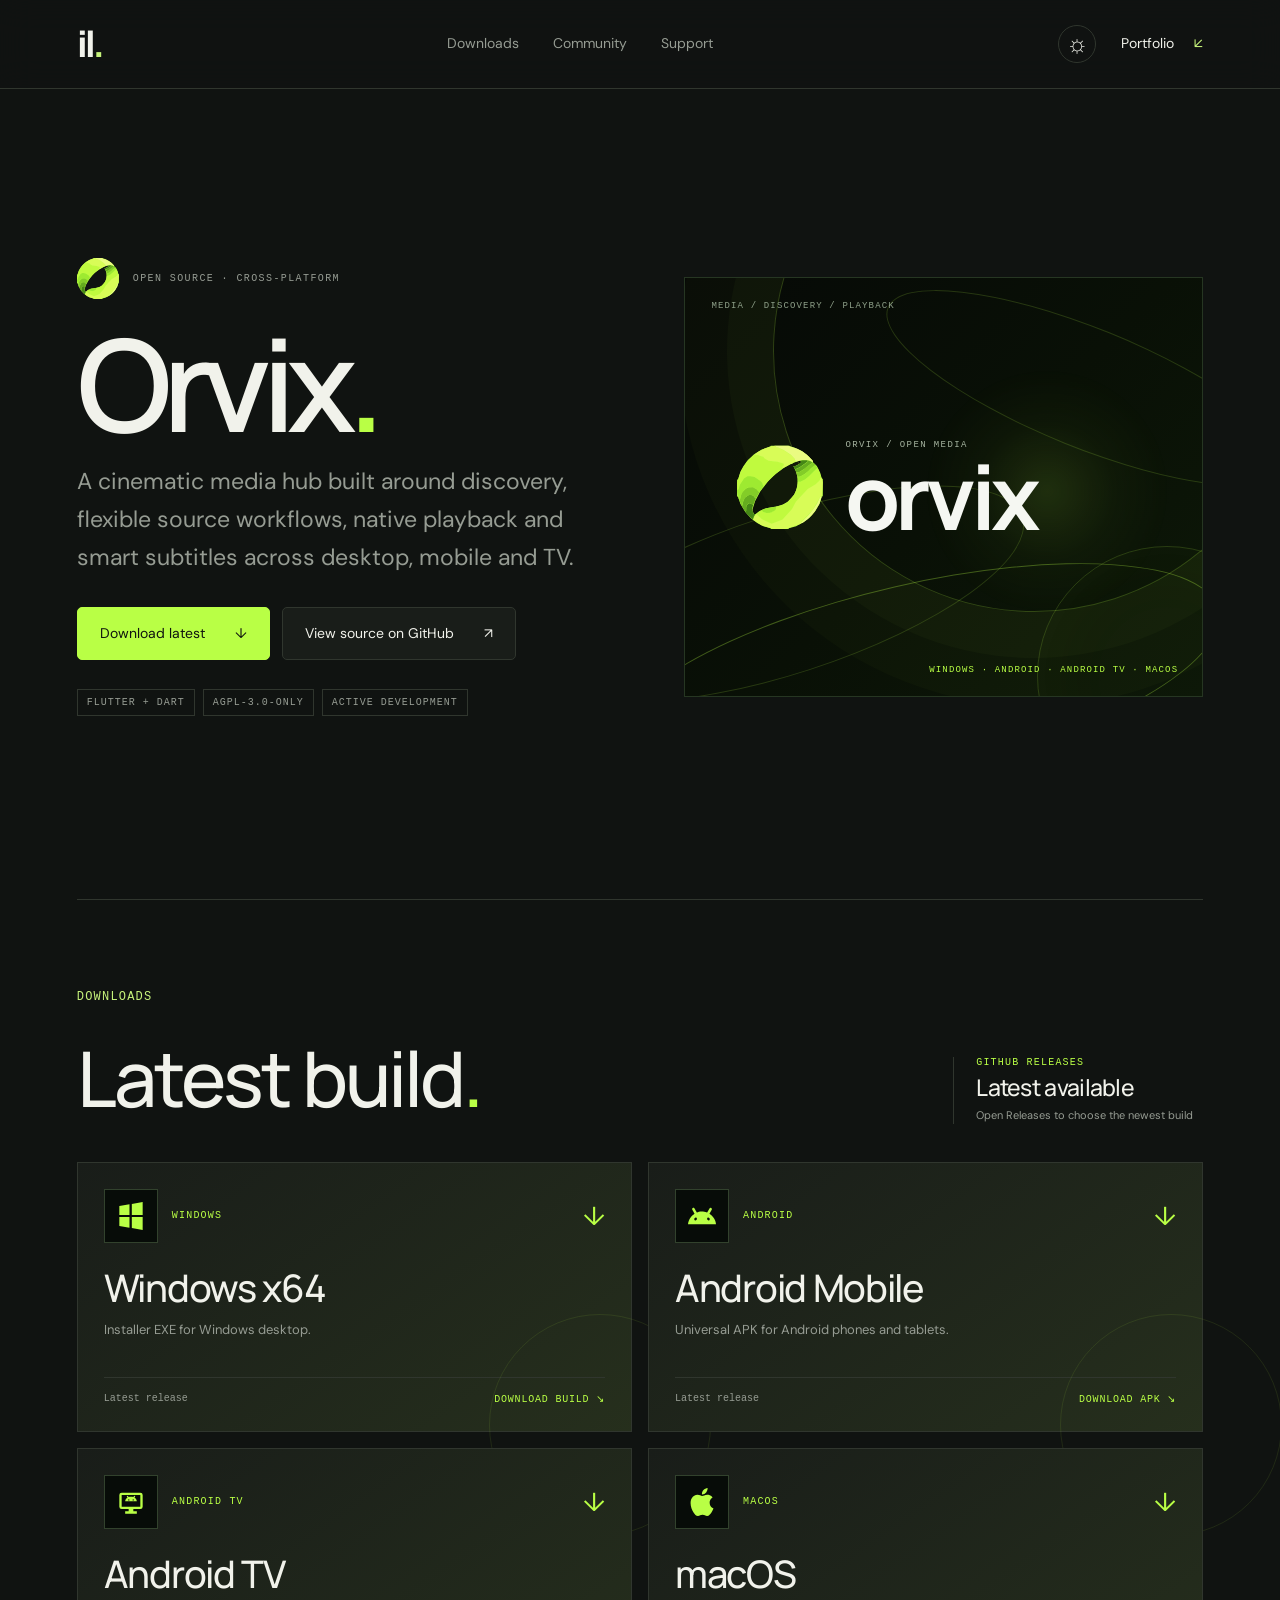
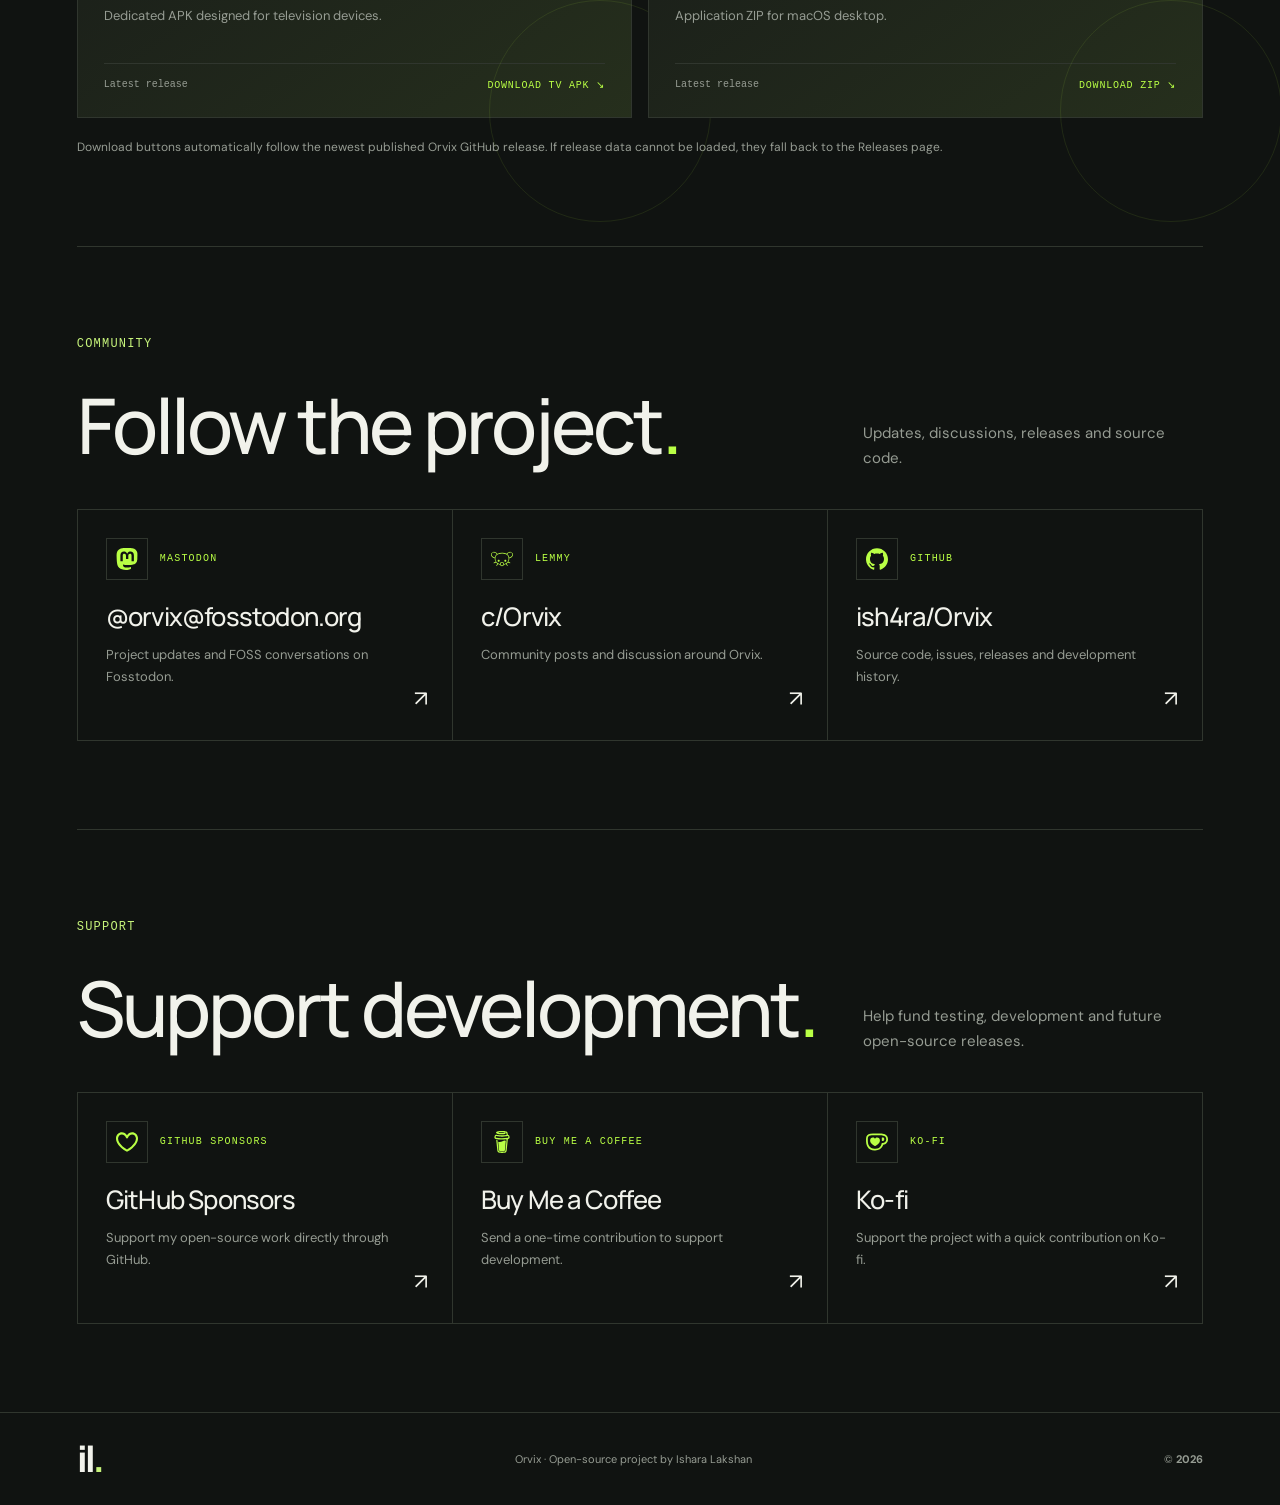
<file: orvix/index.html>
<!doctype html>
<html lang="en" data-theme="dark">
<head>
  <meta charset="UTF-8">
  <meta name="viewport" content="width=device-width,initial-scale=1">
  <meta name="theme-color" content="#050806">
  <meta name="description" content="Orvix is an open-source, cross-platform media hub by Ishara Lakshan. Download the latest Windows, Android, Android TV and macOS builds.">
  <title>Orvix · Ishara Lakshan</title>
  <link rel="canonical" href="https://isharalakshan.xyz/orvix/">
  <link rel="icon" type="image/svg+xml" href="/assets/orvix-mark.svg">
  <link rel="stylesheet" href="/style.css?v=18">
  <link rel="stylesheet" href="/orvix.css?v=3">
  <script src="/site-nav.js?v=1" defer></script>
  <script src="/orvix.js?v=1" defer></script>
</head>
<body class="orvix-page">
<a class="skip" href="/orvix/" data-scroll-target="main" data-focus-target>Skip to content</a>

<header class="orvix-header">
  <a class="brand" href="/" aria-label="Back to Ishara Lakshan home">il<span>.</span></a>
  <nav aria-label="Orvix navigation"><a href="/orvix/" data-scroll-target="downloads">Downloads</a><a href="/orvix/" data-scroll-target="community">Community</a><a href="/orvix/" data-scroll-target="support">Support</a></nav>
  <div class="header-actions"><button id="theme" class="icon-button" aria-label="Switch to light theme">☼</button><a class="contact-link" href="/" data-page-target="open-source">Portfolio <span aria-hidden="true">↙</span></a></div>
</header>

<main id="main" class="orvix-main">
  <section class="orvix-hero">
    <div class="orvix-hero-copy">
      <div class="orvix-brandline"><img src="/assets/orvix-mark.svg" alt="" aria-hidden="true"><span>OPEN SOURCE · CROSS-PLATFORM</span></div>
      <h1>Orvix<span>.</span></h1>
      <p class="orvix-lead">A cinematic media hub built around discovery, flexible source workflows, native playback and smart subtitles across desktop, mobile and TV.</p>
      <div class="orvix-actions"><a class="button primary" href="/orvix/" data-scroll-target="downloads">Download latest <span aria-hidden="true">↓</span></a><a class="button" href="https://github.com/ish4ra/Orvix" target="_blank" rel="noopener noreferrer">View source on GitHub <span aria-hidden="true">↗</span></a></div>
      <div class="orvix-meta"><span>FLUTTER + DART</span><span>AGPL-3.0-ONLY</span><span>ACTIVE DEVELOPMENT</span></div>
    </div>

    <div class="orvix-visual" aria-label="Orvix visual identity">
      <span class="visual-orbit orbit-one" aria-hidden="true"></span>
      <span class="visual-orbit orbit-two" aria-hidden="true"></span>
      <span class="visual-orbit orbit-three" aria-hidden="true"></span>
      <span class="visual-glow" aria-hidden="true"></span>
      <span class="visual-label visual-label-top">MEDIA / DISCOVERY / PLAYBACK</span>
      <div class="visual-lockup">
        <img src="/assets/orvix-mark.svg" alt="" aria-hidden="true">
        <div><small>ORVIX / OPEN MEDIA</small><strong>orvix</strong></div>
      </div>
      <span class="visual-label visual-label-bottom">WINDOWS · ANDROID · ANDROID TV · MACOS</span>
    </div>
  </section>

  <section id="downloads" class="orvix-section">
    <div class="orvix-section-head">
      <div><p class="eyebrow">DOWNLOADS</p><h2>Latest build<span>.</span></h2></div>
      <div class="release-status"><span id="release-channel">CHECKING RELEASE</span><strong id="release-version">Latest</strong><small id="release-date">Fetching the newest published build...</small></div>
    </div>

    <div class="download-grid">
      <a class="download-card" data-platform="windows" href="https://github.com/ish4ra/Orvix/releases">
        <div class="download-card-head">
          <span class="platform-mark"><svg viewBox="0 0 24 24" aria-hidden="true"><use href="/assets/orvix-icons.svg#windows"></use></svg></span>
          <span class="download-kicker">WINDOWS</span>
          <span class="download-arrow" aria-hidden="true">↓</span>
        </div>
        <div class="download-card-body"><h3>Windows x64</h3><p>Installer EXE for Windows desktop.</p></div>
        <div class="download-card-foot"><small data-asset-meta>Latest release</small><span>DOWNLOAD BUILD ↘</span></div>
      </a>

      <a class="download-card" data-platform="android" href="https://github.com/ish4ra/Orvix/releases">
        <div class="download-card-head">
          <span class="platform-mark"><svg viewBox="0 0 24 24" aria-hidden="true"><use href="/assets/orvix-icons.svg#android"></use></svg></span>
          <span class="download-kicker">ANDROID</span>
          <span class="download-arrow" aria-hidden="true">↓</span>
        </div>
        <div class="download-card-body"><h3>Android Mobile</h3><p>Universal APK for Android phones and tablets.</p></div>
        <div class="download-card-foot"><small data-asset-meta>Latest release</small><span>DOWNLOAD APK ↘</span></div>
      </a>

      <a class="download-card" data-platform="tv" href="https://github.com/ish4ra/Orvix/releases">
        <div class="download-card-head">
          <span class="platform-mark"><svg viewBox="0 0 24 24" aria-hidden="true"><use href="/assets/orvix-icons.svg#android-tv"></use></svg></span>
          <span class="download-kicker">ANDROID TV</span>
          <span class="download-arrow" aria-hidden="true">↓</span>
        </div>
        <div class="download-card-body"><h3>Android TV</h3><p>Dedicated APK designed for television devices.</p></div>
        <div class="download-card-foot"><small data-asset-meta>Latest release</small><span>DOWNLOAD TV APK ↘</span></div>
      </a>

      <a class="download-card" data-platform="macos" href="https://github.com/ish4ra/Orvix/releases">
        <div class="download-card-head">
          <span class="platform-mark"><svg viewBox="0 0 24 24" aria-hidden="true"><use href="/assets/orvix-icons.svg#apple"></use></svg></span>
          <span class="download-kicker">MACOS</span>
          <span class="download-arrow" aria-hidden="true">↓</span>
        </div>
        <div class="download-card-body"><h3>macOS</h3><p>Application ZIP for macOS desktop.</p></div>
        <div class="download-card-foot"><small data-asset-meta>Latest release</small><span>DOWNLOAD ZIP ↘</span></div>
      </a>
    </div>
    <p class="download-note">Download buttons automatically follow the newest published Orvix GitHub release. If release data cannot be loaded, they fall back to the Releases page.</p>
  </section>

  <section id="community" class="orvix-section">
    <div class="orvix-section-head"><div><p class="eyebrow">COMMUNITY</p><h2>Follow the project<span>.</span></h2></div><p>Updates, discussions, releases and source code.</p></div>
    <div class="orvix-link-grid">
      <a href="https://fosstodon.org/@orvix" target="_blank" rel="me noopener noreferrer">
        <span class="link-card-head"><span class="link-card-icon"><svg viewBox="0 0 24 24" aria-hidden="true"><use href="/assets/orvix-icons.svg#mastodon"></use></svg></span><span class="link-card-label">MASTODON</span></span>
        <h3>@orvix@fosstodon.org</h3><p>Project updates and FOSS conversations on Fosstodon.</p><b aria-hidden="true">↗</b>
      </a>
      <a href="https://lemmy.ml/c/Orvix" target="_blank" rel="noopener noreferrer">
        <span class="link-card-head"><span class="link-card-icon"><svg viewBox="0 0 24 24" aria-hidden="true"><use href="/assets/orvix-icons.svg#lemmy"></use></svg></span><span class="link-card-label">LEMMY</span></span>
        <h3>c/Orvix</h3><p>Community posts and discussion around Orvix.</p><b aria-hidden="true">↗</b>
      </a>
      <a href="https://github.com/ish4ra/Orvix" target="_blank" rel="noopener noreferrer">
        <span class="link-card-head"><span class="link-card-icon"><svg viewBox="0 0 24 24" aria-hidden="true"><use href="/assets/orvix-icons.svg#github"></use></svg></span><span class="link-card-label">GITHUB</span></span>
        <h3>ish4ra/Orvix</h3><p>Source code, issues, releases and development history.</p><b aria-hidden="true">↗</b>
      </a>
    </div>
  </section>

  <section id="support" class="orvix-section orvix-support">
    <div class="orvix-section-head"><div><p class="eyebrow">SUPPORT</p><h2>Support development<span>.</span></h2></div><p>Help fund testing, development and future open-source releases.</p></div>
    <div class="orvix-link-grid support-links">
      <a href="https://github.com/sponsors/ish4ra" target="_blank" rel="noopener noreferrer">
        <span class="link-card-head"><span class="link-card-icon"><svg viewBox="0 0 24 24" aria-hidden="true"><use href="/assets/orvix-icons.svg#github-sponsors"></use></svg></span><span class="link-card-label">GITHUB SPONSORS</span></span>
        <h3>GitHub Sponsors</h3><p>Support my open-source work directly through GitHub.</p><b aria-hidden="true">↗</b>
      </a>
      <a href="https://www.buymeacoffee.com/ish4ra" target="_blank" rel="noopener noreferrer">
        <span class="link-card-head"><span class="link-card-icon"><svg viewBox="0 0 24 24" aria-hidden="true"><use href="/assets/orvix-icons.svg#buymeacoffee"></use></svg></span><span class="link-card-label">BUY ME A COFFEE</span></span>
        <h3>Buy Me a Coffee</h3><p>Send a one-time contribution to support development.</p><b aria-hidden="true">↗</b>
      </a>
      <a href="https://ko-fi.com/ish4ra" target="_blank" rel="noopener noreferrer">
        <span class="link-card-head"><span class="link-card-icon"><svg viewBox="0 0 24 24" aria-hidden="true"><use href="/assets/orvix-icons.svg#kofi"></use></svg></span><span class="link-card-label">KO-FI</span></span>
        <h3>Ko-fi</h3><p>Support the project with a quick contribution on Ko-fi.</p><b aria-hidden="true">↗</b>
      </a>
    </div>
  </section>
</main>

<footer class="orvix-footer"><a class="brand" href="/">il<span>.</span></a><span>Orvix · Open-source project by Ishara Lakshan</span><span>© <b id="year"></b></span></footer>
</body>
</html>
</file>
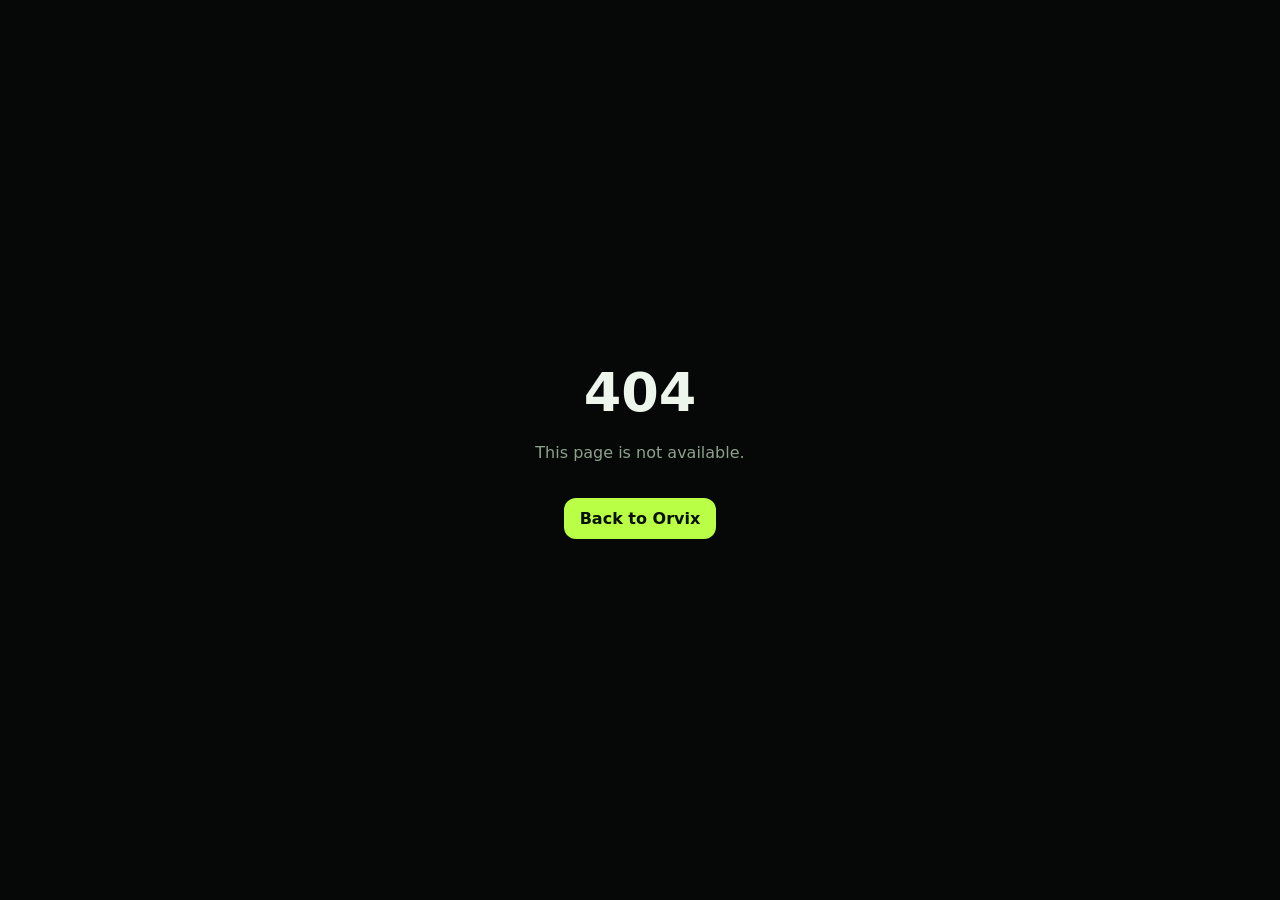
<file: orvix/admin/index.html>
<!doctype html>
<html lang="en">
<head>
  <meta charset="utf-8">
  <meta name="viewport" content="width=device-width,initial-scale=1">
  <meta name="robots" content="noindex,nofollow,noarchive">
  <title>Page not found</title>
  <style>
    :root{color-scheme:dark}
    *{box-sizing:border-box}
    body{margin:0;min-height:100vh;display:grid;place-items:center;background:#050806;color:#edf5ed;font-family:Inter,ui-sans-serif,system-ui,-apple-system,BlinkMacSystemFont,"Segoe UI",sans-serif}
    main{max-width:520px;padding:32px;text-align:center}
    h1{font-size:54px;margin:0 0 10px}
    p{color:#8EA18E;line-height:1.6}
    a{display:inline-block;margin-top:16px;padding:11px 16px;border-radius:12px;background:#B9FF45;color:#081006;text-decoration:none;font-weight:800}
  </style>
</head>
<body>
  <main>
    <h1>404</h1>
    <p>This page is not available.</p>
    <a href="/orvix/">Back to Orvix</a>
  </main>
</body>
</html>
</file>
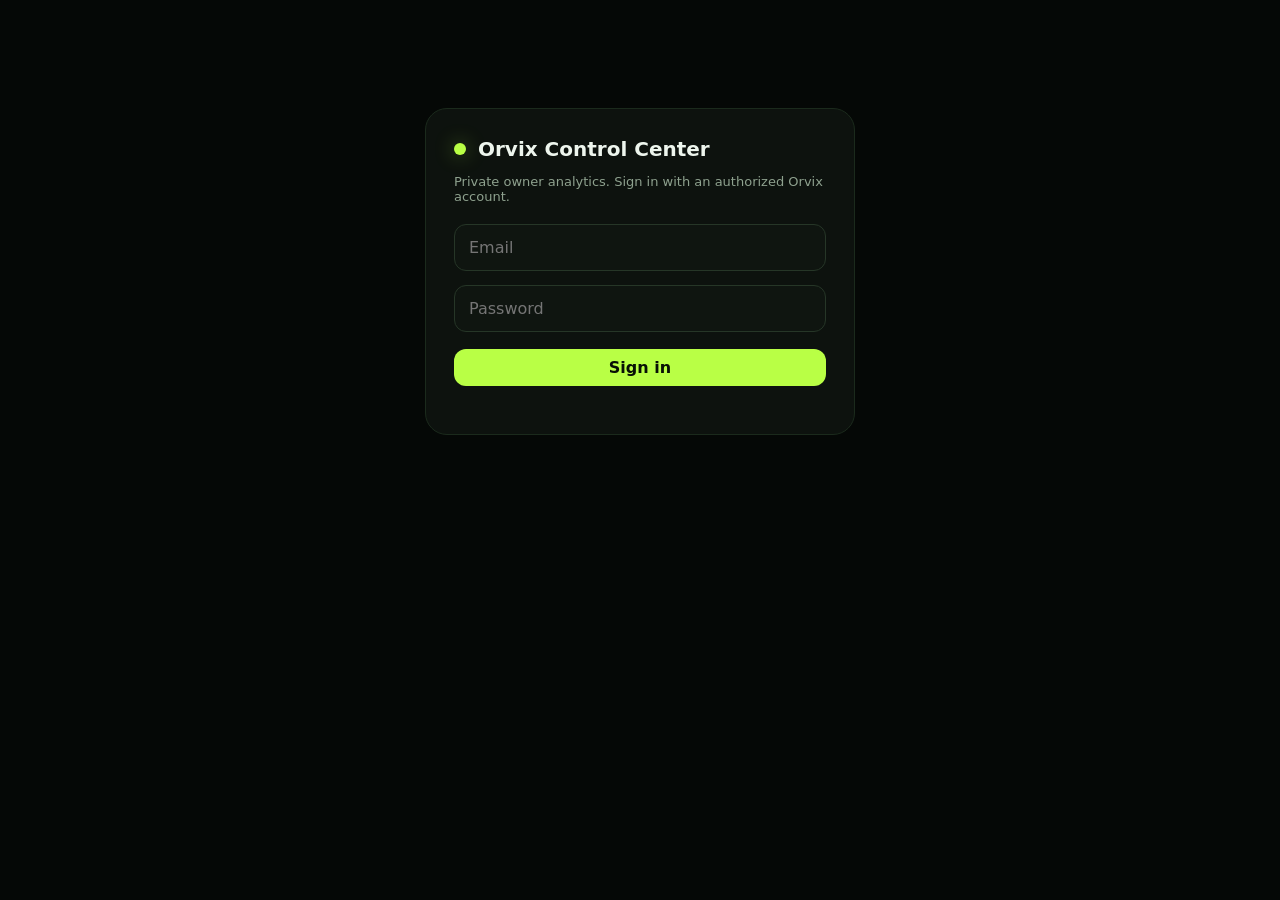
<file: orvix/console/index.html>
<!doctype html>
<html lang="en">
<head>
  <meta charset="utf-8">
  <meta name="viewport" content="width=device-width,initial-scale=1">
  <meta name="robots" content="noindex,nofollow,noarchive">
  <meta name="referrer" content="no-referrer">
  <meta http-equiv="Content-Security-Policy" content="default-src 'none'; script-src 'self'; style-src 'self' 'unsafe-inline'; img-src 'self' data:; connect-src https://kpjuisxofwqxhbnnsyzf.supabase.co; base-uri 'none'; form-action 'none'">
  <title>Orvix Control Center</title>
  <!--
    Static page, hosted together with app.js and vendor/ (see
    supabase/functions/orvix-admin/README.md). Supabase serves Edge Function
    HTML as plain text, so the page lives on the website and talks to the
    orvix-admin function, which only answers the signed-in owner. Scripts
    come only from this origin; the CSP above enforces that.
  -->
  <style>
    :root{color-scheme:dark;--bg:#050806;--nav:#070A08;--surface:#0B0F0C;--card:#0D120E;--line:#1B2A1C;--grid:#18231A;--lime:#B9FF45;--lime2:#CBFF75;--text:#edf5ed;--muted:#8EA18E;--danger:#ff7272;--warn:#ffd166}
    *{box-sizing:border-box}body{margin:0;background:var(--bg);color:var(--text);font-family:Inter,ui-sans-serif,system-ui,-apple-system,BlinkMacSystemFont,"Segoe UI",sans-serif}
    button,input{font:inherit}.hidden{display:none!important}
    header.nav{background:var(--nav);border-bottom:1px solid var(--line);position:sticky;top:0;z-index:5}
    .navIn{max-width:1500px;margin:auto;padding:12px 24px;display:flex;justify-content:space-between;align-items:center;gap:16px}
    .wrap{max-width:1500px;margin:auto;padding:20px 24px 48px}
    .brand{display:flex;align-items:center;gap:12px;font-weight:900;font-size:20px}.dot{width:12px;height:12px;border-radius:50%;background:var(--lime);box-shadow:0 0 20px #b9ff4566}
    .sub,.note{color:var(--muted);font-size:13px}.note{margin:-6px 0 12px;line-height:1.45}
    .btn{background:var(--lime);color:#081006;border:0;border-radius:12px;padding:9px 14px;font-weight:850;cursor:pointer}.btn.secondary{background:#162018;color:var(--lime2);border:1px solid #29442a}.btn:disabled{opacity:.6;cursor:default}
    .login{max-width:430px;margin:12vh auto;padding:28px;background:var(--card);border:1px solid var(--line);border-radius:22px}.login input{width:100%;margin:7px 0;padding:13px 14px;border-radius:12px;border:1px solid #263627;background:#0f1510;color:white}.login .btn{width:100%;margin-top:10px}.err{color:var(--danger);min-height:20px;font-size:13px}
    .banner{border:1px solid #4a3f1d;background:#1a170b;color:var(--warn);border-radius:14px;padding:10px 14px;margin:0 0 14px;font-size:13px}.banner.error{border-color:#4a1d1d;background:#1a0b0b;color:var(--danger)}
    .sectionTitle{margin:26px 0 10px;font-size:12px;color:var(--muted);font-weight:850;letter-spacing:.12em;text-transform:uppercase;display:flex;gap:10px;align-items:baseline;flex-wrap:wrap}
    .sectionTitle .sub{text-transform:none;letter-spacing:0;font-weight:500}
    .tiles{display:grid;grid-template-columns:repeat(auto-fill,minmax(150px,1fr));gap:10px}
    .tile{background:var(--card);border:1px solid var(--line);border-radius:14px;padding:12px 14px;min-width:0}
    .tile .label{font-size:11px;color:var(--muted);text-transform:uppercase;letter-spacing:.08em;display:flex;gap:6px;align-items:center}
    .tile .value{font-size:24px;font-weight:850;margin-top:6px;font-variant-numeric:tabular-nums}
    .tile .state{font-size:11px;margin-top:4px;color:var(--muted);line-height:1.35}.tile .state.warn{color:var(--warn)}.tile .state.bad{color:var(--danger)}
    .info{display:inline-flex;width:15px;height:15px;border-radius:50%;border:1px solid #2c3f2d;color:var(--muted);font-size:10px;align-items:center;justify-content:center;cursor:help;text-transform:none;flex:none}
    .grid2{display:grid;grid-template-columns:1.2fr .8fr;gap:14px;margin-top:14px}.grid3{display:grid;grid-template-columns:1fr 1fr 1fr;gap:14px;margin-top:14px}
    .panel{background:var(--card);border:1px solid var(--line);border-radius:18px;padding:18px;min-width:0}.panel h2{font-size:15px;margin:0 0 12px;display:flex;gap:8px;align-items:center}
    .tableWrap{overflow:auto;max-height:430px}table{border-collapse:collapse;width:100%;font-size:13px}th,td{text-align:left;padding:9px;border-bottom:1px solid #172218;white-space:nowrap}th{color:var(--muted);font-weight:700;position:sticky;top:0;background:var(--card)}td.num,th.num{text-align:right;font-variant-numeric:tabular-nums}.online{color:var(--lime2);font-weight:800}
    .bars{display:grid;gap:9px}.barRow{display:grid;grid-template-columns:minmax(90px,190px) 1fr 52px;gap:10px;align-items:center}.barTrack{height:8px;background:#141d15;border-radius:20px;overflow:hidden}.barFill{height:100%;background:var(--lime);border-radius:0 4px 4px 0}.barName{overflow:hidden;text-overflow:ellipsis;white-space:nowrap;font-size:13px}.barCount{text-align:right;color:var(--muted);font-variant-numeric:tabular-nums;font-size:13px}
    .pill{display:inline-flex;align-items:center;padding:2px 8px;border-radius:999px;background:#152116;color:#cfff91;font-size:11px;font-weight:750}.pill.muted{background:#141a15;color:var(--muted)}.pill.warn{background:#2a240f;color:var(--warn)}.pill.bad{background:#2a1010;color:var(--danger)}
    details.assets summary{cursor:pointer;color:var(--muted);font-size:11px;margin-top:4px}.releaseAssets{display:grid;gap:3px;margin-top:6px;color:var(--muted);font-size:11px}.releaseAsset{display:flex;gap:8px;justify-content:space-between}.releaseAssetName{max-width:360px;overflow:hidden;text-overflow:ellipsis}
    .danger{color:var(--danger)}.empty{color:var(--muted);padding:12px 0}
    .chart{position:relative}.chart svg{display:block;width:100%;height:180px}.chart .tip{position:absolute;pointer-events:none;background:#101810;border:1px solid #2b3f2c;border-radius:10px;padding:6px 9px;font-size:12px;white-space:nowrap;transform:translate(-50%,-110%)}
    .kv{display:grid;grid-template-columns:auto 1fr;gap:6px 14px;font-size:13px}.kv dt{color:var(--muted)}.kv dd{margin:0;font-variant-numeric:tabular-nums}
    @media(max-width:1100px){.grid3{grid-template-columns:1fr 1fr}}
    @media(max-width:850px){.grid2,.grid3{grid-template-columns:1fr}.wrap{padding:16px}.navIn{padding:10px 16px;flex-wrap:wrap}.barRow{grid-template-columns:minmax(80px,120px) 1fr 44px}}
  </style>
</head>
<body>
  <div id="login" class="login">
    <div class="brand"><span class="dot"></span>Orvix Control Center</div>
    <p class="sub">Private owner analytics. Sign in with an authorized Orvix account.</p>
    <form id="loginForm">
      <input id="email" type="email" placeholder="Email" aria-label="Email" autocomplete="username">
      <input id="password" type="password" placeholder="Password" aria-label="Password" autocomplete="current-password">
      <button id="loginBtn" type="submit" class="btn">Sign in</button>
    </form>
    <div id="loginError" class="err"></div>
  </div>

  <div id="app" class="hidden">
    <header class="nav"><div class="navIn">
      <div><div class="brand"><span class="dot"></span>Orvix Control Center</div><div id="generated" class="sub">Loading…</div></div>
      <div><button id="refreshBtn" class="btn secondary">Refresh</button> <button id="logoutBtn" class="btn secondary">Sign out</button></div>
    </div></header>
    <main class="wrap">
      <div id="banners"></div>

      <div class="sectionTitle">Current activity <span class="sub">Measured from app telemetry. Installations are random install IDs, not people.</span></div>
      <div id="activityTiles" class="tiles"></div>
      <div class="grid2">
        <section class="panel"><h2>Live sessions</h2><div class="tableWrap"><table><thead><tr><th>User</th><th>Network country</th><th>Platform</th><th>Device</th><th>Version</th><th>Session</th><th>OS</th></tr></thead><tbody id="liveBody"></tbody></table></div></section>
        <section class="panel"><h2>Network countries <span class="info" id="countriesInfo">i</span></h2><p class="note">Installations active in the last 30 days. Approximate network country; VPNs or proxies can make this differ from the physical location. Unknown is included in the total.</p><div id="countries" class="bars"></div></section>
      </div>

      <div class="sectionTitle">App usage over time <span class="sub">UTC days, last 30 days.</span></div>
      <div class="grid2">
        <section class="panel"><h2>Daily active installations <span class="info" id="dailyInfo">i</span></h2><div id="dailyChart" class="chart"></div><div id="dailyNote" class="note" style="margin-top:8px"></div></section>
        <section class="panel"><h2>Sessions</h2><div id="sessionTiles" class="tiles"></div></section>
      </div>

      <div class="sectionTitle">Downloads <span class="sub">GitHub release asset download counts. Not installations, not unique users.</span></div>
      <div id="downloadStatus" class="note" style="margin:0 0 10px"></div>
      <div id="downloadTiles" class="tiles"></div>
      <div class="grid2">
        <section class="panel"><h2>GitHub releases</h2><p class="note">Newest version first. Totals count app files only; checksums and the Windows stream-server component are listed but not counted. Drafts are private test builds and are excluded from totals.</p><div class="tableWrap"><table><thead><tr><th>Release</th><th>Published</th><th class="num">Total</th><th class="num">Android Mobile</th><th class="num">Android TV</th><th class="num">Windows</th><th class="num">macOS</th><th class="num">iOS</th><th>Type</th></tr></thead><tbody id="releasesBody"></tbody></table></div><div id="releasesMore"></div></section>
        <section class="panel"><h2>Downloads by file type <span class="info" id="variantInfo">i</span></h2><p class="note">All public app releases. Windows installer and portable ZIP, and the universal and per-ABI Android APKs, are different files: their counts add up as downloads, not as people.</p><div class="tableWrap"><table><thead><tr><th>Platform</th><th>File</th><th class="num">Downloads</th></tr></thead><tbody id="variantBody"></tbody></table></div></section>
      </div>

      <div class="grid3">
        <section class="panel"><h2>Platforms <span class="info" id="platformsInfo">i</span></h2><p class="note">Installations active in the last 30 days, by Orvix build.</p><div id="platforms" class="bars"></div><h2 style="margin-top:18px">Downloads by platform</h2><div id="downloadPlatforms" class="bars"></div></section>
        <section class="panel"><h2>App versions <span class="info" id="versionsInfo">i</span></h2><p class="note">Latest version reported by installations active in the last 30 days, newest first.</p><div class="tableWrap"><table><thead><tr><th>Version</th><th>Release</th><th class="num">Installations</th></tr></thead><tbody id="versionsBody"></tbody></table></div></section>
        <section class="panel"><h2>All-time version reach <span class="info" id="verifiedInfo">i</span></h2><p class="note">Distinct installations that ran each version at least once.</p><div class="tableWrap"><table><thead><tr><th>Version</th><th class="num">Installations</th><th>Last seen</th></tr></thead><tbody id="verifiedBody"></tbody></table></div></section>
      </div>

      <div class="sectionTitle">Backend and telemetry health</div>
      <div class="grid3">
        <section class="panel"><h2>Pipeline</h2><dl id="healthList" class="kv"></dl></section>
        <section class="panel"><h2>Data quality</h2><dl id="qualityList" class="kv"></dl></section>
        <section class="panel"><h2>Top events (30 days)</h2><div id="events" class="bars"></div></section>
      </div>
      <div class="grid2">
        <section class="panel"><h2>Recent errors</h2><div class="tableWrap"><table><thead><tr><th>Time</th><th>Type</th><th>Platform</th><th>Version</th><th>Message</th></tr></thead><tbody id="errorsBody"></tbody></table></div></section>
        <section class="panel"><h2>Registered users</h2><div class="tableWrap"><table><thead><tr><th>Name</th><th>Email</th><th>Network country</th><th class="num">Installs</th><th>Device</th><th>Last active</th><th>Version</th></tr></thead><tbody id="usersBody"></tbody></table></div></section>
      </div>
      <div class="grid2">
        <section class="panel"><h2>Recent installations</h2><div class="tableWrap"><table><thead><tr><th>ID</th><th>Network country</th><th>Platform</th><th>Device</th><th>Version</th><th>Locale</th><th>Last seen</th></tr></thead><tbody id="installsBody"></tbody></table></div></section>
      </div>
    </main>
  </div>

  <script src="vendor/supabase-js/2.45.4/supabase.js" integrity="sha384-0w2KAL2YHP6wKOkUDzkCDGgVvfmHnj02DHeQ6XcHOgTfFsGyonKOpShMH1x6nk9o"></script>
  <script type="module" src="app.js"></script>
</body>
</html>
</file>
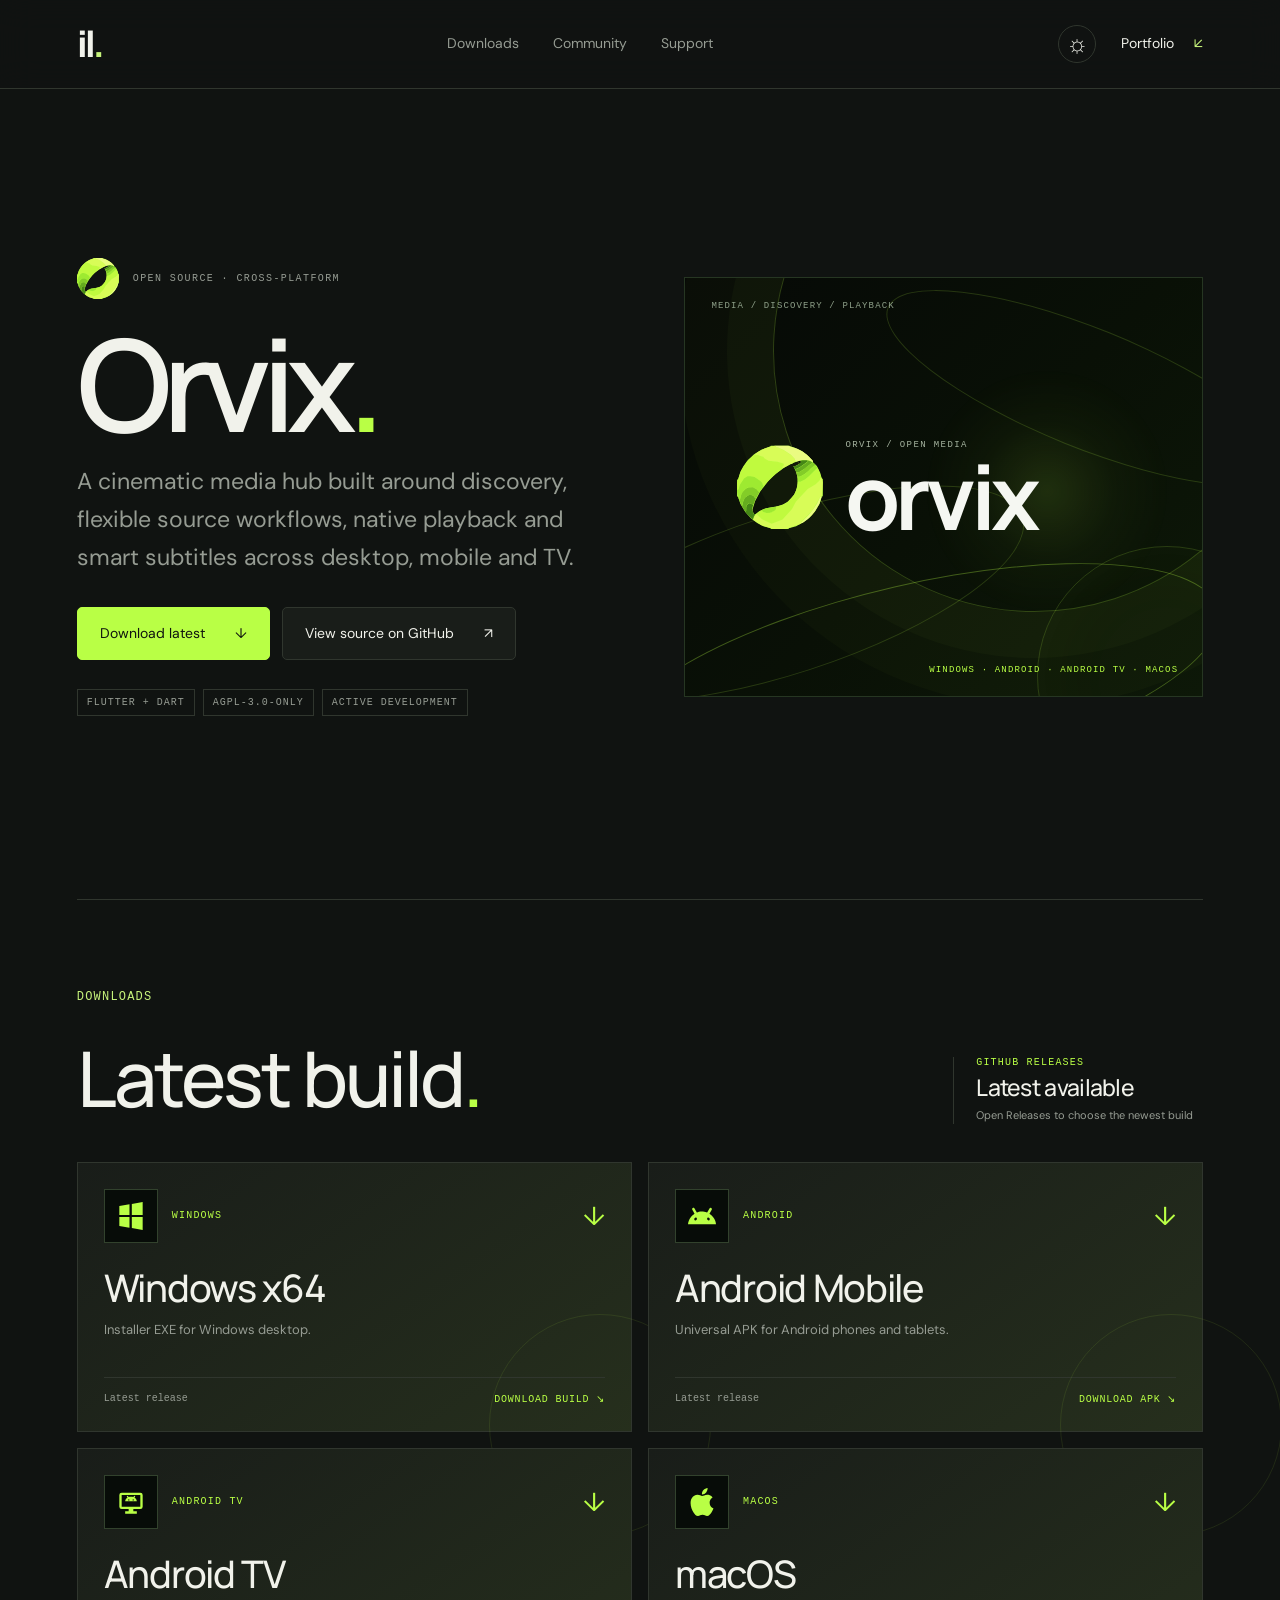
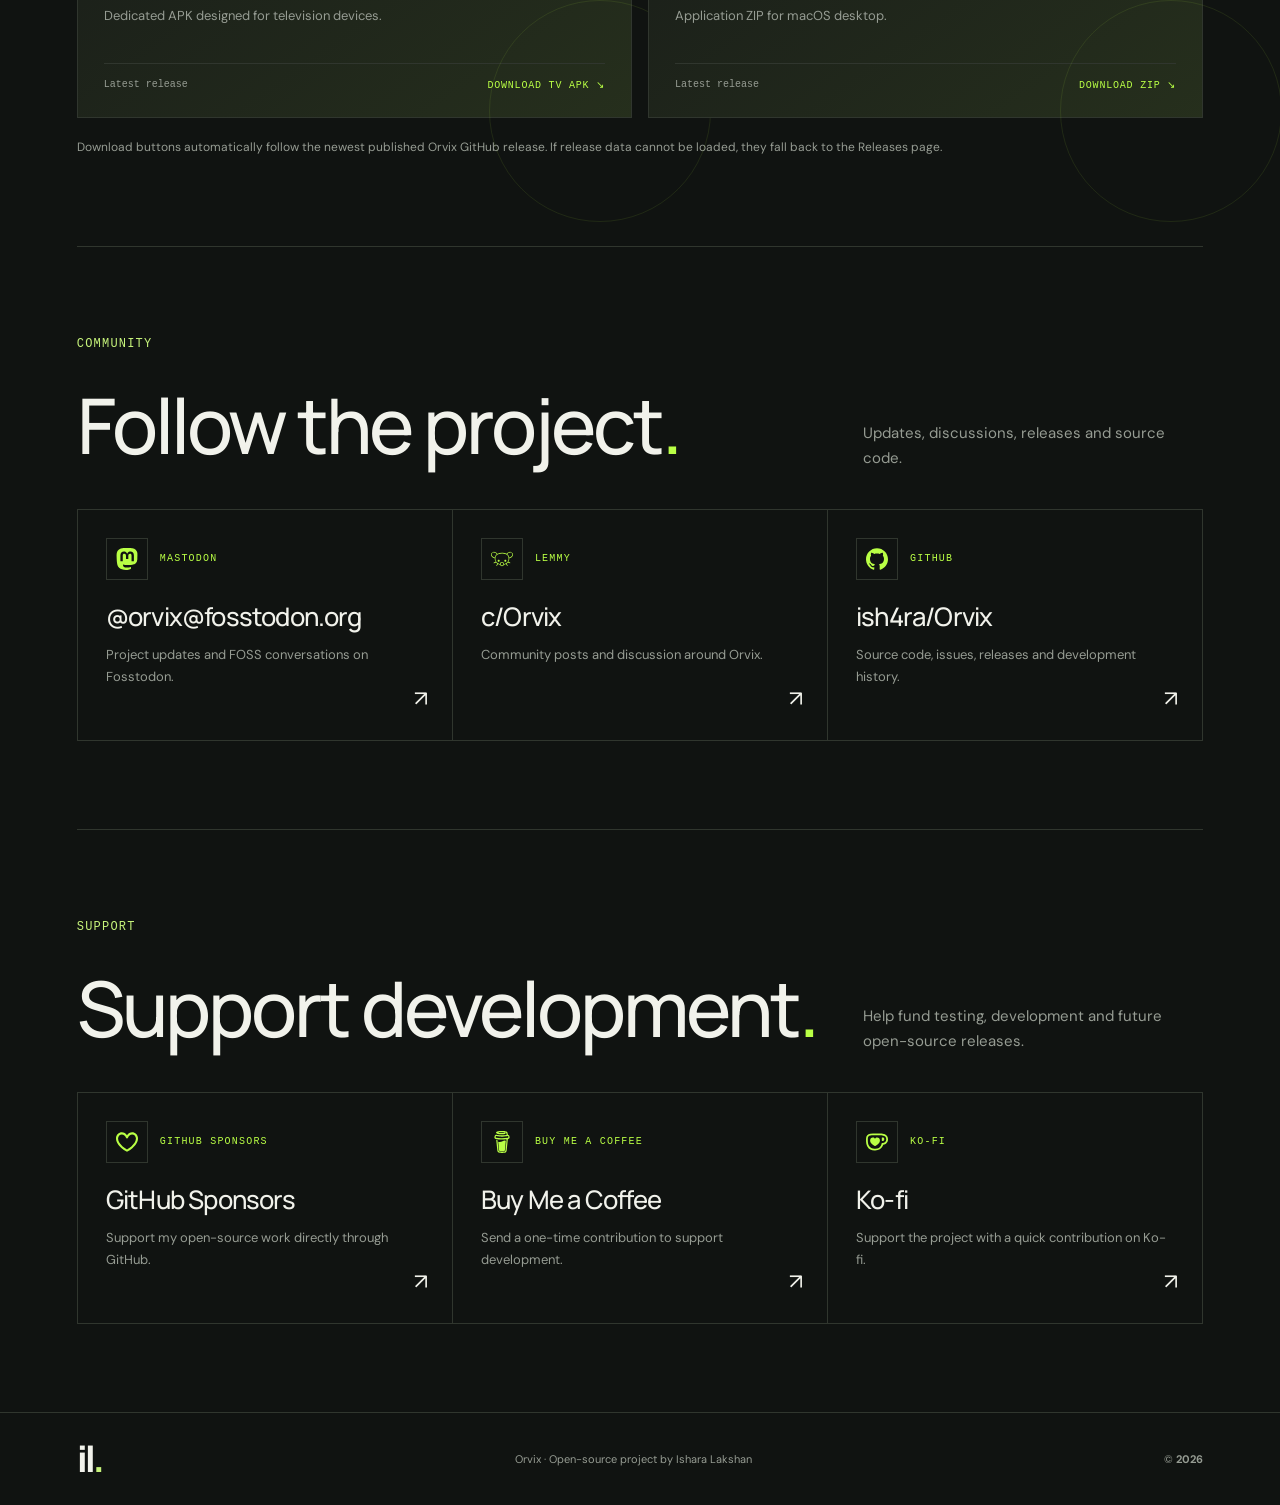
<file: orvix.html>
<!doctype html>
<html lang="en">
<head>
  <meta charset="UTF-8">
  <meta name="viewport" content="width=device-width,initial-scale=1">
  <meta name="robots" content="noindex">
  <link rel="canonical" href="https://isharalakshan.xyz/orvix/">
  <meta http-equiv="refresh" content="0; url=/orvix/">
  <title>Redirecting to Orvix…</title>
  <script>
    (() => {
      let target = '';
      try { target = decodeURIComponent(location.hash.slice(1)); }
      catch { target = location.hash.slice(1); }
      if (target) {
        try {
          sessionStorage.setItem('ishara-clean-scroll-target', JSON.stringify({
            path: '/orvix/',
            target,
            focus: false
          }));
        } catch {}
      }
      location.replace('/orvix/' + location.search);
    })();
  </script>
</head>
<body>
  <p>Redirecting to <a href="/orvix/">Orvix</a>…</p>
</body>
</html>
</file>
<file: style.css>
@import url('https://fonts.googleapis.com/css2?family=DM+Sans:wght@400;500;600;700&family=Manrope:wght@400;500;600;700;800&display=swap');
:root{--bg:#101311;--panel:#191d19;--text:#f1f2eb;--muted:#969c93;--line:#30362e;--accent:#c6f37b;--ink:#152014;--header:rgba(16,19,17,.94)}[data-theme=light]{--bg:#f5f6f0;--panel:#e9ece3;--text:#192118;--muted:#5e685b;--line:#d2d8cb;--accent:#476c17;--ink:#fff;--header:rgba(245,246,240,.95)}*{box-sizing:border-box}html{scroll-behavior:smooth;scroll-padding-top:100px}body{margin:0;background:var(--bg);color:var(--text);font-family:'DM Sans',sans-serif;font-size:16px;line-height:1.65}a{color:inherit;text-decoration:none}button{font:inherit;color:inherit;cursor:pointer}button,a{-webkit-tap-highlight-color:transparent}button:focus-visible,a:focus-visible{outline:2px solid var(--accent);outline-offset:6px}::selection{background:var(--accent);color:var(--ink)}.skip{position:fixed;top:-80px;left:20px;padding:10px;background:var(--accent);color:var(--ink);z-index:100}.skip:focus{top:10px}.progress{position:fixed;top:0;left:0;width:0;height:3px;background:var(--accent);z-index:60}header{max-width:1440px;margin:auto;padding:25px 6%;display:flex;align-items:center;justify-content:space-between;gap:20px;position:sticky;top:0;z-index:20;background:var(--header);backdrop-filter:blur(16px);border-bottom:1px solid var(--line)}.brand{font-size:36px;font-family:Manrope,sans-serif;font-weight:800;letter-spacing:-3px;line-height:1}.brand span{color:var(--accent)}nav{display:flex;gap:34px;font-size:14px}nav a{color:var(--muted);transition:color .2s}nav a:hover,nav a.active{color:var(--text)}.header-actions{display:flex;align-items:center;gap:25px}.icon-button{background:transparent;border:1px solid var(--line);border-radius:50%;width:38px;height:38px;font-size:24px;line-height:1}.contact-link{font-size:14px}.contact-link span{margin-left:16px;color:var(--accent)}main,footer{max-width:1440px;margin:auto}.hero,.section{margin:0 6%}.hero{padding-top:64px}.hero-top,.hero-footer{display:flex;justify-content:space-between;align-items:center;gap:18px}.eyebrow,.location,.hero-footer,.project-number,.art-caption,.period,kbd{font-family:monospace;font-size:12px;font-weight:400;letter-spacing:1.2px}.eyebrow{color:var(--accent);margin:0 0 24px}.hero-top .eyebrow{margin:0;display:flex;align-items:center;gap:10px}.status-dot{display:inline-block;width:7px;height:7px;border-radius:50%;background:var(--accent);flex-shrink:0}.location{color:var(--muted);font-size:11px}h1,h2,h3,h4,p{margin-top:0}h1,h2,h3,h4{font-family:Manrope,sans-serif}h1{font-size:clamp(44px,6.5vw,94px);font-weight:500;letter-spacing:-.062em;line-height:1.15;margin:39px 0 40px}.muted{color:var(--muted)}.accent{color:var(--accent)}.hero-bottom{display:grid;grid-template-columns:1.1fr 1fr;gap:8%;align-items:center}.intro>p{max-width:480px;font-size:19px;color:var(--muted);line-height:1.75}.intro strong{color:var(--text);font-weight:500}.actions{display:flex;align-items:center;gap:25px;flex-wrap:wrap;margin-top:30px}.button{display:inline-flex;align-items:center;justify-content:center;gap:30px;border:1px solid var(--line);padding:14px 22px;border-radius:5px;background:var(--panel);font-size:14px;transition:transform .2s,background .2s}.button:hover{transform:translateY(-3px)}.primary{background:var(--accent);color:var(--ink);border-color:var(--accent)}.text-link{font-size:14px;border-bottom:1px solid var(--line);padding-bottom:5px}.code-card{background:var(--panel);border:1px solid var(--line);border-radius:8px;transform:rotate(-1deg);box-shadow:0 15px 50px #00000015}.code-head{padding:11px 20px;border-bottom:1px solid var(--line);display:flex;justify-content:space-between;color:var(--muted);font-family:monospace;font-size:12px}pre{padding:20px;margin:0;overflow:auto;font-size:13px;line-height:1.9}code{font-family:monospace}.syntax{color:#b4a5dc}.string{color:var(--accent)}.code-foot{padding:10px 20px;display:flex;align-items:center;gap:10px;font-size:11px;color:var(--muted);border-top:1px solid var(--line);font-family:monospace}.cursor{margin-left:auto;color:var(--accent);animation:blink 1.2s step-end infinite}@keyframes blink{50%{opacity:0}}.hero-footer{margin-top:60px;padding:22px 0;border-top:1px solid var(--line);color:var(--muted);font-size:11px}.section{padding:96px 0;border-top:1px solid var(--line)}.section-heading{display:flex;align-items:flex-end;justify-content:space-between;gap:30px;margin-bottom:42px}.section-heading h2{margin:0}h2{font-size:clamp(32px,4vw,54px);font-weight:500;letter-spacing:-.045em;line-height:1.2}.section-heading>p{max-width:290px;color:var(--muted);font-size:15px;margin:0 0 4px}.project-grid{display:grid;grid-template-columns:1fr 1fr;gap:45px 28px}.project-card{padding:0;text-align:left;border:0;background:transparent;width:100%;min-width:0;display:block}.project-art{height:295px;padding:25px 29px;border-radius:7px;display:flex;flex-direction:column;justify-content:space-between;overflow:hidden;position:relative;transition:transform .4s}.project-card:hover .project-art{transform:translateY(-5px)}.travel{background:#cadbbb;color:#233c30}.rental{background:#232b2e;color:#deeadf}.holidays{background:#d5c6ba;color:#492f30}.fedora{background:#c5c9e3;color:#343458}.project-number,.art-caption{font-size:11px;letter-spacing:1px}.project-wordmark{font-family:Manrope,sans-serif;font-size:64px;line-height:1.15;letter-spacing:-4px;font-weight:600}.project-wordmark>span:not(.italic){margin-left:18px;font-size:40px}.project-wordmark small{font-size:14px;letter-spacing:0;font-family:'DM Sans',sans-serif;font-weight:400;display:block;margin-top:10px}.small-wordmark{font-size:43px;letter-spacing:-2px}.italic{font-family:Georgia,serif;font-style:italic;font-weight:400}.holidays .italic{margin-left:8px;font-size:44px;letter-spacing:-2px}.metric-art{display:flex;align-items:center;gap:17px}.metric-art strong{font-size:45px;font-weight:500;line-height:1.1;color:#c6f37b}.metric-art strong span{font-size:23px}.metric-art>span{font-size:12px;line-height:1.4;color:#a8b4af}.project-info{display:flex;justify-content:space-between;align-items:center;gap:10px;margin-top:20px}.project-info h3{font-size:21px;letter-spacing:-.6px;margin:0 0 4px;font-weight:500}.project-info p{font-size:14px;color:var(--muted);margin:0}.round-arrow{border:1px solid var(--line);width:37px;height:37px;border-radius:50%;display:grid;place-items:center;flex-shrink:0;transition:background .2s,color .2s}.project-card:hover .round-arrow{background:var(--accent);color:var(--ink)}.tags{display:flex;gap:8px;flex-wrap:wrap;margin-top:16px}.tags span{border:1px solid var(--line);padding:3px 9px;border-radius:4px;font-size:12px;color:var(--muted)}.github-link{display:table;margin:38px auto 0}.about{display:grid;grid-template-columns:1.1fr 1fr;gap:9%}.about h2{margin-bottom:30px}.about-copy{font-size:16px;max-width:540px}.secondary{color:var(--muted)}.education{margin-top:32px;padding-top:24px;border-top:1px solid var(--line)}.education .eyebrow{font-size:11px}.education h3{font-size:16px;margin:10px 0 6px}.education p{color:var(--muted);font-size:14px;margin:0}.toolbox{align-self:start;background:var(--panel);border:1px solid var(--line);border-radius:8px;padding:30px;margin-top:48px}.toolbox-heading{display:flex;justify-content:space-between;align-items:center}.toolbox-heading h3{font-size:22px;letter-spacing:-.7px;font-weight:500}.toolbox-heading>span{color:var(--accent);font-family:monospace;font-size:23px}.skill-row{display:flex;gap:20px;border-top:1px solid var(--line);padding-top:21px;margin-top:20px}.skill-row>span{font-size:11px;color:var(--muted);font-family:monospace;padding-top:5px}.skill-row h4{font-size:15px;font-weight:500;margin:0 0 5px}.skill-row p{font-size:14px;color:var(--muted);margin:0}.experience{display:grid;grid-template-columns:1fr 2.5fr;gap:40px;padding:32px 0;border-top:1px solid var(--line)}.period{font-size:12px;line-height:2}.period span{font-size:11px;color:var(--muted)}.experience h3{font-size:23px;font-weight:500;letter-spacing:-.7px;margin:0 0 3px}.company{color:var(--accent);font-size:14px;margin-bottom:16px}.experience div>p:last-child{max-width:720px;color:var(--muted);font-size:15px;margin-bottom:0}.contact h2{font-size:clamp(52px,7vw,94px);margin-bottom:32px}.contact-bottom{display:flex;justify-content:space-between;align-items:center;gap:20px}.contact-bottom p{font-size:16px;color:var(--muted)}.email{font-size:clamp(22px,3vw,36px);letter-spacing:-1px;border-bottom:1px solid var(--line);padding-bottom:8px}.socials{display:flex;gap:30px;margin-top:40px;font-size:14px}footer{padding:28px 6%;border-top:1px solid var(--line);display:flex;gap:25px;justify-content:space-between;align-items:center;color:var(--muted);font-size:12px}footer .brand{color:var(--text)}footer button{font-size:12px;background:transparent;border:0;padding:0;color:var(--muted)}kbd{font-size:10px;border:1px solid var(--line);border-radius:3px;padding:3px;letter-spacing:0;margin-left:8px}dialog{background:var(--bg);color:var(--text);border:1px solid var(--line);border-radius:12px;max-width:640px;width:calc(100% - 36px);padding:44px;max-height:85vh;overflow-y:auto}dialog::backdrop{background:#000b;backdrop-filter:blur(6px)}dialog h2{font-size:36px;padding-right:15px}dialog>p:not(.eyebrow),.detail-block p{color:var(--muted)}.close-dialog{position:absolute;right:16px;top:12px;border:0;background:transparent;font-size:30px;line-height:1;padding:8px}.detail-block{margin:25px 0;padding-top:22px;border-top:1px solid var(--line)}.detail-block h3{font-size:16px;margin-bottom:10px}.command-links{display:grid;margin-top:25px}.command-links a{padding:16px 0;border-top:1px solid var(--line);display:flex;gap:20px;color:var(--accent);font-family:monospace;font-size:13px}.command-links span{font-family:'DM Sans',sans-serif;color:var(--text);flex:1;font-size:16px}#toast{position:fixed;bottom:25px;left:50%;transform:translate(-50%,20px);opacity:0;pointer-events:none;background:var(--text);color:var(--bg);padding:12px 22px;border-radius:6px;font-size:14px;z-index:100;transition:opacity .2s,transform .2s}#toast.show{opacity:1;transform:translate(-50%,0)}.motion .reveal{opacity:0;transform:translateY(22px);transition:opacity .6s,transform .6s}.motion .reveal.visible{opacity:1;transform:none}body:has(dialog[open]){overflow:hidden}
@media(min-width:1500px){h1{font-size:94px}}@media(max-width:850px){header{padding:20px 5%}.hero,.section{margin:0 5%}.hero{padding-top:42px}.location{display:none}.hero-bottom{gap:35px;grid-template-columns:1fr 1fr}.intro>p{font-size:17px}.actions{gap:18px}.code-card{transform:none}pre{font-size:11px;padding:15px}.project-art{height:265px;padding:22px}.project-wordmark{font-size:53px}.small-wordmark{font-size:35px}.holidays .italic{font-size:34px}.about{gap:6%}.toolbox{padding:22px}.section{padding:72px 0}footer{flex-wrap:wrap}footer button{display:none}}
@media(max-width:600px){header{gap:15px}.brand{font-size:31px}nav{gap:18px;font-size:13px}nav a:last-child{display:none}.header-actions{gap:14px}.contact-link{font-size:13px}.contact-link span{display:none}.icon-button{width:33px;height:33px;font-size:20px}.hero-top .eyebrow{font-size:11px}h1{font-size:clamp(35px,8.5vw,51px);margin:28px 0;letter-spacing:-.06em;line-height:1.2}.hero-bottom{grid-template-columns:1fr;gap:32px}.intro>p{max-width:95%;font-size:17px}.code-card{max-width:100%}pre{font-size:12px}.hero-footer{margin-top:34px;font-size:9px;letter-spacing:.5px}.hero-footer a{max-width:70px;text-align:right}.section-heading{display:block;margin-bottom:30px}.section-heading>p{margin-top:20px;max-width:100%;font-size:14px}.section{padding:56px 0}.eyebrow{font-size:11px;margin-bottom:19px}h2{font-size:35px}.project-grid{grid-template-columns:1fr;gap:33px}.project-art{height:270px;padding:25px}.project-wordmark{font-size:60px}.small-wordmark{font-size:41px}.holidays .italic{font-size:42px}.project-info h3{font-size:20px}.about{grid-template-columns:1fr;gap:30px}.toolbox{margin:0}.experience{grid-template-columns:1fr;gap:15px;padding:27px 0}.period{font-size:11px}.period br{display:none}.period span{margin-left:15px}.experience h3{font-size:22px}.contact h2{font-size:58px}.contact-bottom{align-items:flex-start;flex-direction:column;gap:24px}.email{font-size:26px}footer{padding:25px 5%;gap:15px}footer>span{font-size:10px;max-width:180px}footer>a:last-child{font-size:11px}dialog{padding:35px 24px}dialog h2{font-size:30px}.socials{gap:28px}}
</file>
<file: orvix.css>
:root{--orvix:#B9FF45;--orvix-soft:#CBFF75;--orvix-bg:#050806;--orvix-panel:#0B0F0C}
.orvix-page{background:var(--bg)}
.orvix-header{max-width:1440px}
.orvix-main{max-width:1440px;margin:auto}
.orvix-hero{margin:0 6%;padding:72px 0 86px;display:grid;grid-template-columns:1.02fr .98fr;gap:6%;align-items:center;min-height:calc(100vh - 90px)}
.orvix-brandline{display:flex;align-items:center;gap:14px;font:10px monospace;letter-spacing:1.4px;color:var(--muted)}
.orvix-brandline img{width:42px;height:42px;object-fit:contain}
.orvix-hero h1{font-size:clamp(78px,10vw,150px);line-height:.86;letter-spacing:-.072em;margin:28px 0 24px;font-weight:600}
.orvix-hero h1 span,.orvix-section h2 span{color:var(--orvix)}
.orvix-lead{max-width:720px;font-size:clamp(18px,1.8vw,24px);line-height:1.65;color:var(--muted);margin-bottom:31px}
.orvix-actions{display:flex;gap:12px;flex-wrap:wrap}
.orvix-actions .primary{background:var(--orvix);border-color:var(--orvix);color:#10150f}
.orvix-meta{display:flex;gap:8px;flex-wrap:wrap;margin-top:29px}
.orvix-meta span{font:10px monospace;letter-spacing:1px;border:1px solid var(--line);padding:7px 9px;color:var(--muted)}

.orvix-visual{position:relative;min-height:420px;border:1px solid #263622;background:linear-gradient(135deg,#060906 0%,#091006 52%,#0d1808 100%);overflow:hidden;isolation:isolate}
.orvix-visual::before{content:'';position:absolute;inset:-45% -18% auto auto;width:520px;height:520px;border:1px solid #b9ff4538;border-radius:50%;box-shadow:0 0 0 46px #b9ff4507,0 0 0 94px #b9ff4505;transform:rotate(-18deg)}
.orvix-visual::after{content:'';position:absolute;width:620px;height:190px;border:1px solid #b9ff4550;border-radius:50%;left:-80px;bottom:-80px;transform:rotate(-13deg)}
.visual-orbit{position:absolute;border:1px solid #b9ff452c;border-radius:50%;pointer-events:none}
.orbit-one{width:430px;height:120px;right:-100px;top:50px;transform:rotate(22deg)}
.orbit-two{width:500px;height:160px;left:-150px;bottom:22px;transform:rotate(-18deg)}
.orbit-three{width:260px;height:260px;right:-95px;bottom:-110px;box-shadow:0 0 90px #b9ff4508 inset}
.visual-glow{position:absolute;width:250px;height:250px;right:30px;top:88px;border-radius:50%;background:radial-gradient(circle,#b9ff4520 0%,#b9ff4508 38%,transparent 70%);filter:blur(2px)}
.visual-lockup{position:absolute;left:52px;right:42px;top:50%;transform:translateY(-50%);display:flex;align-items:center;gap:22px;z-index:2}
.visual-lockup img{width:86px;height:86px;object-fit:contain}
.visual-lockup small{display:block;font:9px monospace;letter-spacing:1.4px;color:#a5b39f;margin-bottom:8px}
.visual-lockup strong{display:block;font:700 clamp(58px,7vw,96px)/.84 Manrope,sans-serif;letter-spacing:-5px;color:#f5f7f2}
.visual-label{position:absolute;z-index:2;font:9px monospace;letter-spacing:1.15px;color:#8fa18a}
.visual-label-top{top:23px;left:26px}
.visual-label-bottom{right:24px;bottom:21px;color:var(--orvix)}

.orvix-section{margin:0 6%;padding:88px 0;border-top:1px solid var(--line)}
.orvix-section-head{display:flex;align-items:flex-end;justify-content:space-between;gap:35px;margin-bottom:38px}
.orvix-section-head h2{font-size:clamp(42px,6vw,78px);letter-spacing:-3px;margin:0}
.orvix-section-head>p{max-width:340px;color:var(--muted);font-size:15px;margin:0}
.release-status{min-width:250px;border-left:1px solid var(--line);padding-left:22px;display:flex;flex-direction:column;gap:3px;align-items:flex-start}
.release-status span,.download-kicker{font:10px monospace;letter-spacing:1.2px;color:var(--orvix)}
.release-status strong{font:500 23px Manrope,sans-serif;letter-spacing:-.7px}
.release-status small{font-size:11px;color:var(--muted)}

.download-grid{display:grid;grid-template-columns:repeat(2,minmax(0,1fr));gap:16px}
.download-card{position:relative;min-height:270px;border:1px solid var(--line);padding:26px;background:linear-gradient(145deg,var(--panel),color-mix(in srgb,var(--panel) 92%,var(--orvix) 8%));display:flex;flex-direction:column;transition:transform .25s,border-color .25s,box-shadow .25s}
.download-card::before{content:'';position:absolute;inset:auto -80px -105px auto;width:220px;height:220px;border:1px solid #b9ff4518;border-radius:50%;transition:transform .35s,border-color .25s}
.download-card:hover,.download-card:focus-visible{transform:translateY(-5px);border-color:#7eaa5e;box-shadow:0 18px 50px #0005}
.download-card:hover::before,.download-card:focus-visible::before{transform:translate(-15px,-12px);border-color:#b9ff453d}
.download-card-head{display:grid;grid-template-columns:auto 1fr auto;align-items:center;gap:14px}
.platform-mark{width:54px;height:54px;display:grid;place-items:center;color:var(--orvix);background:#070c08;border:1px solid #32422d}
.platform-mark svg{width:28px;height:28px;fill:currentColor}
.download-arrow{font-size:26px;color:var(--orvix);transition:transform .25s}
.download-card:hover .download-arrow,.download-card:focus-visible .download-arrow{transform:translateY(4px)}
.download-card-body{padding:25px 0 20px}
.download-card h3{font:500 clamp(27px,3vw,38px)/1.05 Manrope,sans-serif;letter-spacing:-1.3px;margin:0 0 11px}
.download-card p{color:var(--muted);font-size:13px;line-height:1.65;margin:0}
.download-card-foot{margin-top:auto;border-top:1px solid var(--line);padding-top:15px;display:flex;align-items:center;justify-content:space-between;gap:18px}
.download-card-foot small{font:10px monospace;color:var(--muted)}
.download-card-foot>span{font:10px monospace;letter-spacing:.8px;color:var(--orvix)}
.download-note{color:var(--muted);font-size:12px;margin:20px 0 0}

.orvix-link-grid{display:grid;grid-template-columns:repeat(3,minmax(0,1fr));gap:1px;background:var(--line);border:1px solid var(--line)}
.orvix-link-grid>a{position:relative;min-height:230px;padding:28px;background:var(--bg);transition:background .3s,color .3s,border-color .3s}
.orvix-link-grid>a:hover,.orvix-link-grid>a:focus-visible{background:var(--orvix);color:#10150f}
.link-card-head{display:flex;align-items:center;gap:12px}
.link-card-icon{width:42px;height:42px;display:grid;place-items:center;border:1px solid var(--line);color:var(--orvix);background:transparent;flex:0 0 auto}
.link-card-icon svg{width:22px;height:22px;fill:currentColor}
.link-card-label{font:10px monospace;letter-spacing:1.2px;color:var(--orvix)}
.orvix-link-grid h3{font:500 clamp(21px,2vw,29px)/1.15 Manrope,sans-serif;letter-spacing:-.8px;margin:22px 0 13px;overflow-wrap:anywhere}
.orvix-link-grid p{font-size:13px;color:var(--muted);line-height:1.7;max-width:310px}
.orvix-link-grid b{position:absolute;right:24px;bottom:22px;font-size:22px;font-weight:400}
.orvix-link-grid>a:hover .link-card-icon,.orvix-link-grid>a:focus-visible .link-card-icon{color:#10150f;border-color:#10150f;background:transparent}
.orvix-link-grid>a:hover .link-card-label,.orvix-link-grid>a:focus-visible .link-card-label,.orvix-link-grid>a:hover p,.orvix-link-grid>a:focus-visible p{color:#10150f}
.orvix-footer{max-width:1440px;margin:auto}
.orvix-footer>span{font-size:11px}

@media(max-width:1000px){
  .orvix-hero{grid-template-columns:1fr;min-height:auto;padding-top:55px}
  .orvix-visual{min-height:390px;max-width:820px}
  .download-grid{grid-template-columns:1fr}
  .orvix-link-grid{grid-template-columns:1fr}
  .orvix-link-grid>a{min-height:180px}
}
@media(max-width:700px){
  .orvix-header nav{display:none}
  .orvix-hero,.orvix-section{margin-left:5%;margin-right:5%}
  .orvix-hero{padding:45px 0 65px}
  .orvix-hero h1{font-size:76px;margin:25px 0 20px}
  .orvix-lead{font-size:17px}
  .orvix-actions{flex-direction:column;align-items:stretch}
  .orvix-actions .button{width:100%}
  .orvix-visual{min-height:300px}
  .visual-lockup{left:24px;right:20px;gap:14px}
  .visual-lockup img{width:58px;height:58px}
  .visual-lockup strong{font-size:54px;letter-spacing:-3px}
  .visual-lockup small{font-size:8px}
  .visual-label-top{left:18px;top:17px}
  .visual-label-bottom{right:17px;bottom:16px;font-size:8px}
  .orvix-section{padding:62px 0}
  .orvix-section-head{display:block}
  .release-status{margin-top:24px;border-left:0;border-top:1px solid var(--line);padding:17px 0 0}
  .orvix-section-head h2{font-size:48px}
  .download-card{min-height:245px;padding:21px}
  .platform-mark{width:48px;height:48px}
  .platform-mark svg{width:25px;height:25px}
  .download-card-foot{align-items:flex-end;flex-direction:column}
  .orvix-link-grid>a{padding:22px}
  .orvix-footer{padding-left:5%;padding-right:5%}
}
</file>
